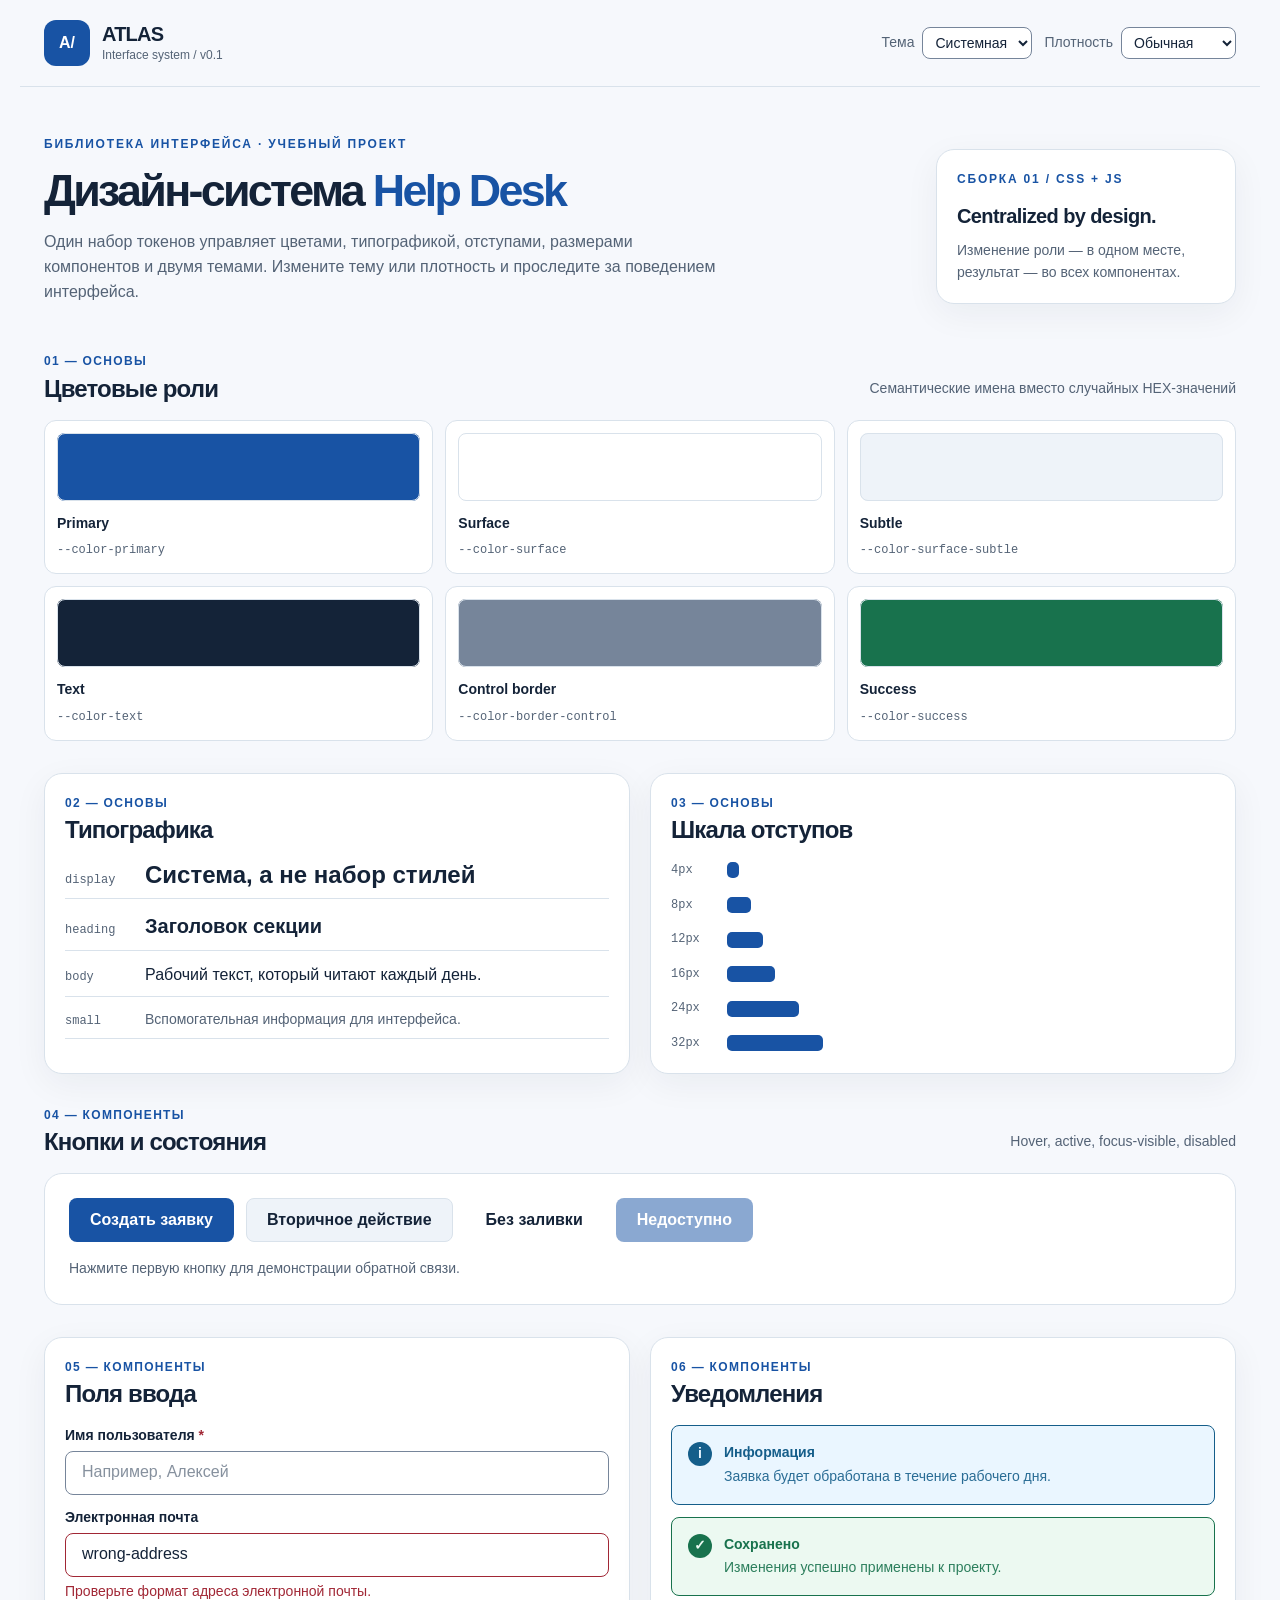
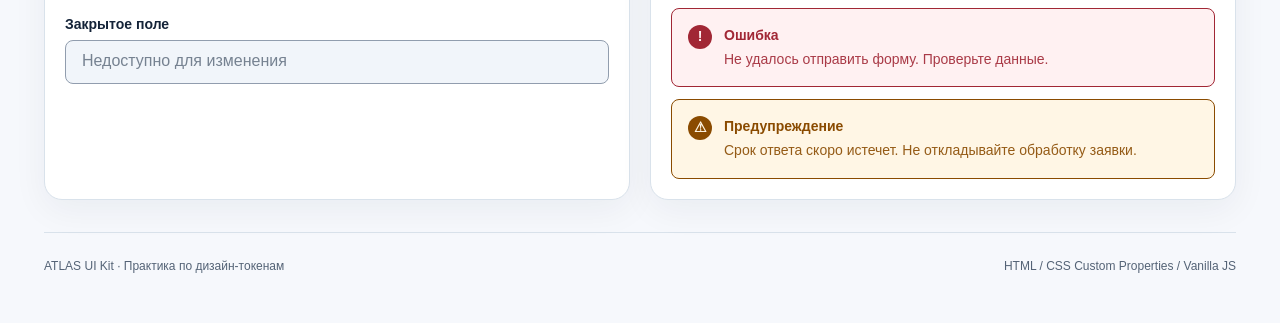
<file: semantic-html/index.html>
<!doctype html>
<html lang="ru">
<head>
  <meta charset="utf-8">
  <meta name="viewport" content="width=device-width, initial-scale=1">
  <meta name="color-scheme" content="light dark">
  <title>ATLAS UI Kit — дизайн-система Help Desk</title>
  <link rel="stylesheet" href="css/tokens.css">
  <link rel="stylesheet" href="css/components.css">
  <script src="js/theme.js" defer></script>
</head>
<body>
  <div class="app-shell">
    <header class="topbar">
      <a class="brand" href="#main" aria-label="ATLAS UI Kit — к содержимому">
        <span class="brand__mark" aria-hidden="true">A/</span>
        <span><strong>ATLAS</strong><small>Interface system / v0.1</small></span>
      </a>
      <div class="toolbar" aria-label="Настройки отображения">
        <div class="toolbar__field">
          <label for="theme-select">Тема</label>
          <select id="theme-select" class="select select--toolbar">
            <option value="auto">Системная</option>
            <option value="light">Светлая</option>
            <option value="dark">Тёмная</option>
          </select>
        </div>
        <div class="toolbar__field">
          <label for="density-select">Плотность</label>
          <select id="density-select" class="select select--toolbar">
            <option value="normal">Обычная</option>
            <option value="compact">Компактная</option>
          </select>
        </div>
      </div>
    </header>

    <main id="main" class="main">
      <section class="hero" aria-labelledby="page-title">
        <div>
          <p class="eyebrow">Библиотека интерфейса · Учебный проект</p>
          <h1 id="page-title">Дизайн-система <span>Help Desk</span></h1>
          <p class="hero__lead">Один набор токенов управляет цветами, типографикой, отступами, размерами компонентов и двумя темами. Измените тему или плотность и проследите за поведением интерфейса.</p>
        </div>
        <div class="hero__aside">
          <p class="eyebrow">Сборка 01 / CSS + JS</p>
          <strong>Centralized by design.</strong>
          <span>Изменение роли — в одном месте, результат — во всех компонентах.</span>
        </div>
      </section>

      <section class="section" aria-labelledby="colors-title">
        <div class="section__heading"><div><p class="section__number">01 — ОСНОВЫ</p><h2 id="colors-title">Цветовые роли</h2></div><p>Семантические имена вместо случайных HEX-значений</p></div>
        <div class="swatches">
          <div class="swatch"><span class="swatch__color swatch__color--primary"></span><strong>Primary</strong><code>--color-primary</code></div>
          <div class="swatch"><span class="swatch__color swatch__color--surface"></span><strong>Surface</strong><code>--color-surface</code></div>
          <div class="swatch"><span class="swatch__color swatch__color--subtle"></span><strong>Subtle</strong><code>--color-surface-subtle</code></div>
          <div class="swatch"><span class="swatch__color swatch__color--text"></span><strong>Text</strong><code>--color-text</code></div>
          <div class="swatch"><span class="swatch__color swatch__color--border"></span><strong>Control border</strong><code>--color-border-control</code></div>
          <div class="swatch"><span class="swatch__color swatch__color--success"></span><strong>Success</strong><code>--color-success</code></div>
        </div>
      </section>

      <div class="section-grid">
        <section class="section section--card" aria-labelledby="type-title">
          <div class="section__heading"><div><p class="section__number">02 — ОСНОВЫ</p><h2 id="type-title">Типографика</h2></div></div>
          <div class="type-samples">
            <div class="type-row"><code>display</code><p class="type-display">Система, а не набор стилей</p></div>
            <div class="type-row"><code>heading</code><p class="type-heading">Заголовок секции</p></div>
            <div class="type-row"><code>body</code><p class="type-body">Рабочий текст, который читают каждый день.</p></div>
            <div class="type-row"><code>small</code><p class="type-small">Вспомогательная информация для интерфейса.</p></div>
          </div>
        </section>
        <section class="section section--card" aria-labelledby="space-title">
          <div class="section__heading"><div><p class="section__number">03 — ОСНОВЫ</p><h2 id="space-title">Шкала отступов</h2></div></div>
          <div class="space-samples">
            <div class="space-row"><code>4px</code><span style="--bar-width:var(--space-1)"></span></div>
            <div class="space-row"><code>8px</code><span style="--bar-width:var(--space-2)"></span></div>
            <div class="space-row"><code>12px</code><span style="--bar-width:var(--space-3)"></span></div>
            <div class="space-row"><code>16px</code><span style="--bar-width:var(--space-4)"></span></div>
            <div class="space-row"><code>24px</code><span style="--bar-width:var(--space-6)"></span></div>
            <div class="space-row"><code>32px</code><span style="--bar-width:var(--space-8)"></span></div>
          </div>
        </section>
      </div>

      <section class="section" aria-labelledby="buttons-title">
        <div class="section__heading"><div><p class="section__number">04 — КОМПОНЕНТЫ</p><h2 id="buttons-title">Кнопки и состояния</h2></div><p>Hover, active, focus-visible, disabled</p></div>
        <div class="demo-panel">
          <div class="button-list">
            <button class="button button--primary" id="demo-action" type="button">Создать заявку</button>
            <button class="button button--secondary" type="button">Вторичное действие</button>
            <button class="button button--ghost" type="button">Без заливки</button>
            <button class="button button--primary" type="button" disabled>Недоступно</button>
          </div>
          <p class="hint" id="demo-feedback" role="status" aria-live="polite">Нажмите первую кнопку для демонстрации обратной связи.</p>
        </div>
      </section>

      <div class="section-grid">
        <section class="section section--card" aria-labelledby="fields-title">
          <div class="section__heading"><div><p class="section__number">05 — КОМПОНЕНТЫ</p><h2 id="fields-title">Поля ввода</h2></div></div>
          <form class="form-stack" action="#" onsubmit="return false">
            <div class="field"><label for="name">Имя пользователя <span aria-hidden="true">*</span></label><input class="input" id="name" name="name" autocomplete="name" placeholder="Например, Алексей" required></div>
            <div class="field"><label for="email">Электронная почта</label><input class="input" id="email" name="email" type="email" value="wrong-address" aria-invalid="true" aria-describedby="email-error"><span class="field__error" id="email-error">Проверьте формат адреса электронной почты.</span></div>
            <div class="field"><label for="blocked">Закрытое поле</label><input class="input" id="blocked" value="Недоступно для изменения" disabled></div>
          </form>
        </section>
        <section class="section section--card" aria-labelledby="alerts-title">
          <div class="section__heading"><div><p class="section__number">06 — КОМПОНЕНТЫ</p><h2 id="alerts-title">Уведомления</h2></div></div>
          <div class="alert-stack">
            <div class="alert alert--info" role="status"><span class="alert__symbol" aria-hidden="true">i</span><div><strong>Информация</strong><p>Заявка будет обработана в течение рабочего дня.</p></div></div>
            <div class="alert alert--success" role="status"><span class="alert__symbol" aria-hidden="true">✓</span><div><strong>Сохранено</strong><p>Изменения успешно применены к проекту.</p></div></div>
            <div class="alert alert--error" role="alert"><span class="alert__symbol" aria-hidden="true">!</span><div><strong>Ошибка</strong><p>Не удалось отправить форму. Проверьте данные.</p></div></div>
            <div class="alert alert--warning" role="alert"><span class="alert__symbol" aria-hidden="true">⚠</span><div><strong>Предупреждение</strong><p>Срок ответа скоро истечет. Не откладывайте обработку заявки.</p></div></div>
          </div>
        </section>
      </div>
      <footer class="footer"><span>ATLAS UI Kit · Практика по дизайн-токенам</span><span>HTML / CSS Custom Properties / Vanilla JS</span></footer>
    </main>
  </div>
</body>
</html>
</file>
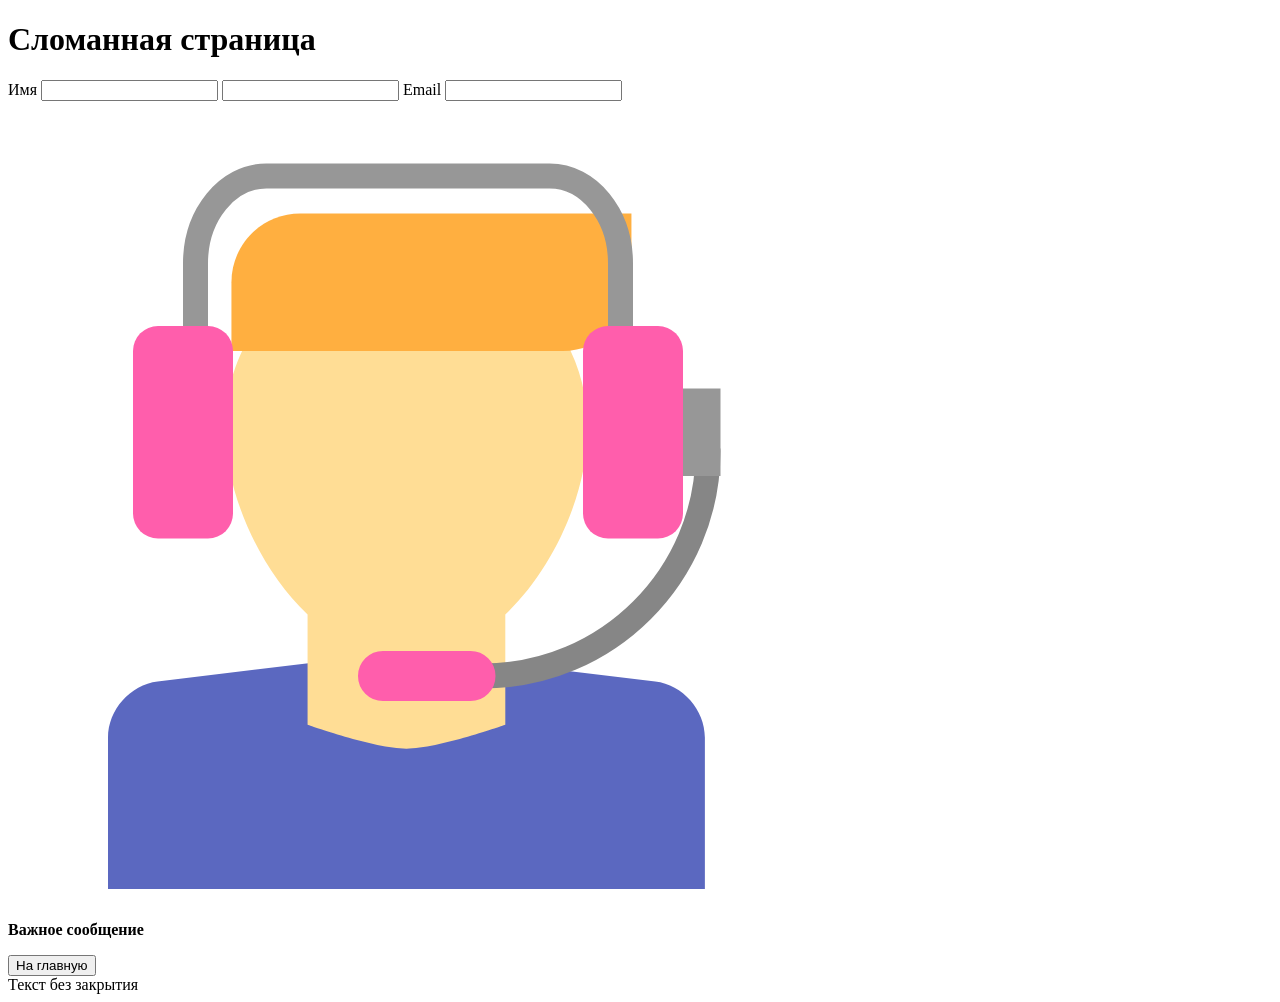
<file: semantic-html/broken.html>
<!doctype html>
<html lang="ru">
<head>
    <meta charset="utf-8">
    <title>Broken page</title>
</head>
<body>
<h1>Сломанная страница</h1>

<label for="name">Имя</label>
<input id="name" name="name">
<input id="name" name="name2">

<label for="email-field">Email</label>
<input id="email" name="email">

<img src="assets/images/help-desk.svg">

<p><strong>Важное сообщение</p></strong>

<a href="index.html"><button type="button">На главную</button></a>

<div>
    <span>Текст без закрытия
</div>
</body>
</html>
</file>
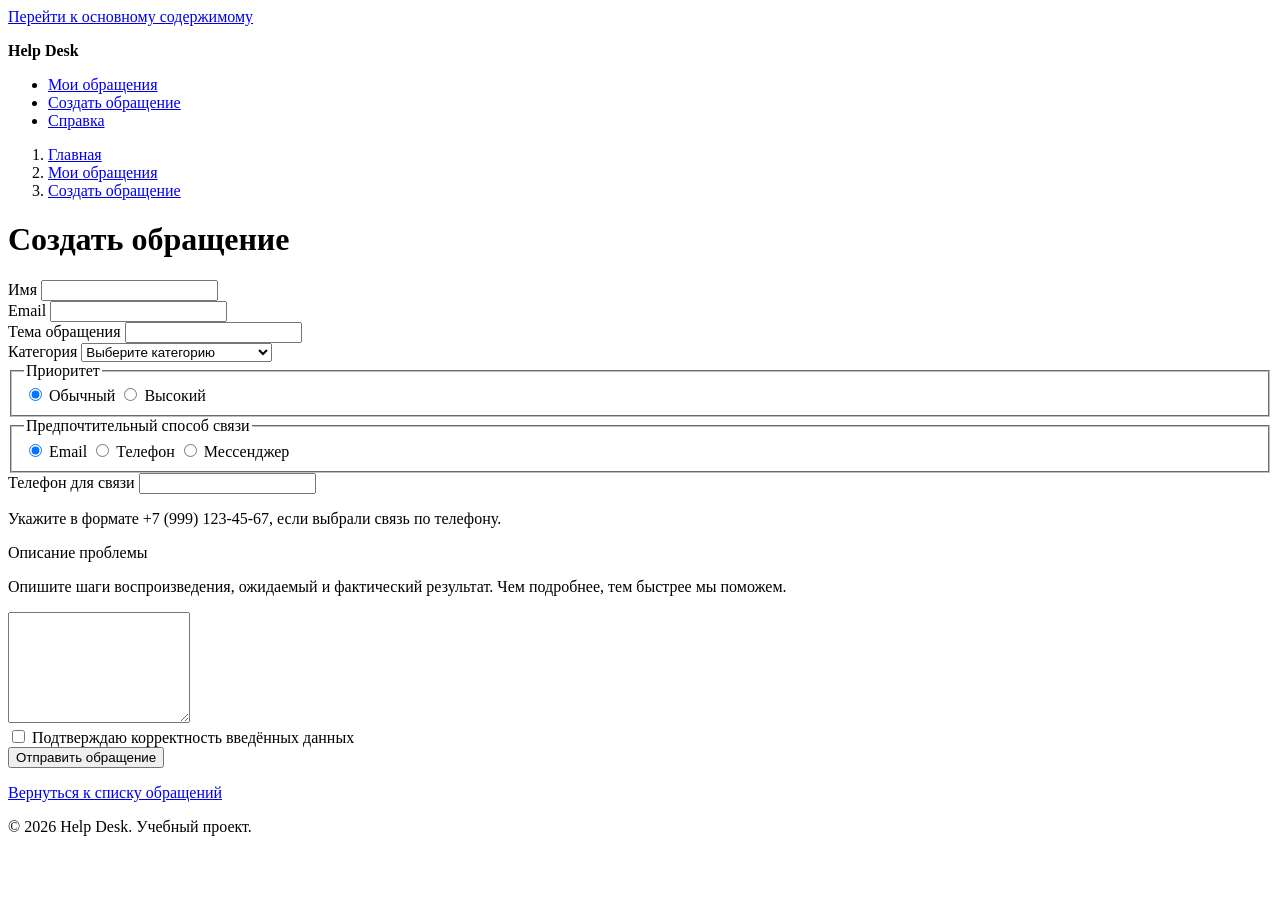
<file: semantic-html/create-ticket.html>
<!doctype html>
<html lang="ru">
<head>
    <meta charset="utf-8">
    <meta name="viewport" content="width=device-width, initial-scale=1">
    <title>Help Desk — Создать обращение</title>
</head>
<body>
<a href="#main-content">Перейти к основному содержимому</a>

<header>
    <p><strong>Help Desk</strong></p>
    <nav aria-label="Основная навигация">
        <ul>
            <li><a href="index.html">Мои обращения</a></li>
            <li><a href="create-ticket.html" aria-current="page">Создать обращение</a></li>
            <li><a href="index.html#help-heading">Справка</a></li>
        </ul>
    </nav>
</header>

<!-- Breadcrumb (продвинутый уровень) -->
<nav aria-label="Хлебные крошки">
    <ol>
        <li><a href="index.html">Главная</a></li>
        <li><a href="index.html">Мои обращения</a></li>
        <li><a href="create-ticket.html" aria-current="page">Создать обращение</a></li>
    </ol>
</nav>

<main id="main-content">
    <h1>Создать обращение</h1>

    <form action="#" method="post">
        <div>
            <label for="customer-name">Имя</label>
            <input id="customer-name" name="customerName"
                   type="text" autocomplete="name" required>
        </div>

        <div>
            <label for="email">Email</label>
            <input id="email" name="email"
                   type="email" autocomplete="email" required>
        </div>

        <div>
            <label for="title">Тема обращения</label>
            <input id="title" name="title" type="text" required>
        </div>

        <div>
            <label for="category">Категория</label>
            <select id="category" name="category" required>
                <option value="">Выберите категорию</option>
                <option value="access">Доступ</option>
                <option value="software">Программное обеспечение</option>
                <option value="other">Другое</option>
            </select>
        </div>

        <fieldset>
            <legend>Приоритет</legend>
            <label><input type="radio" name="priority" value="normal" checked> Обычный</label>
            <label><input type="radio" name="priority" value="high"> Высокий</label>
        </fieldset>

        <!-- ЗАДАНИЕ 2: Группа «Предпочтительный способ связи» -->
        <fieldset>
            <legend>Предпочтительный способ связи</legend>

            <label>
                <input type="radio" name="contactMethod" value="email" checked>
                Email
            </label>

            <label>
                <input type="radio" name="contactMethod" value="phone">
                Телефон
            </label>

            <label>
                <input type="radio" name="contactMethod" value="messenger">
                Мессенджер
            </label>
        </fieldset>

        <!-- Поле «Телефон» показывается всегда, но свяжем его с подсказкой -->
        <div>
            <label for="phone">Телефон для связи</label>
            <input id="phone" name="phone"
                   type="tel" autocomplete="tel"
                   aria-describedby="phone-hint">
            <p id="phone-hint">
                Укажите в формате +7 (999) 123-45-67, если выбрали связь по телефону.
            </p>
        </div>

        <!-- Подсказка к описанию через aria-describedby -->
        <div>
            <label for="description">Описание проблемы</label>
            <p id="description-hint">
                Опишите шаги воспроизведения, ожидаемый и фактический результат.
                Чем подробнее, тем быстрее мы поможем.
            </p>
            <textarea id="description" name="description"
                      rows="7"
                      aria-describedby="description-hint"
                      required></textarea>
        </div>

        <div>
            <label>
                <input type="checkbox" name="consent" required>
                Подтверждаю корректность введённых данных
            </label>
        </div>

        <button type="submit">Отправить обращение</button>
    </form>

    <p><a href="index.html">Вернуться к списку обращений</a></p>
</main>

<footer>
    <p>© 2026 Help Desk. Учебный проект.</p>
</footer>
</body>
</html>
</file>
<file: semantic-html/css/tokens.css>
:root {
  /* 1. Примитивы */
  --base-blue-700: #1853a4;
  --base-blue-800: #113c79;
  --base-blue-900: #0e3264;
  --base-slate-950: #142338;
  --base-slate-600: #546376;
  --base-white: #fff;

  --space-1: 0.25rem;
  --space-2: 0.5rem;
  --space-3: 0.75rem;
  --space-4: 1rem;
  --space-5: 1.25rem;
  --space-6: 1.5rem;
  --space-8: 2rem;
  --space-12: 3rem;

  --font-family-body: "Segoe UI", "Noto Sans", Arial, sans-serif;
  --font-size-xs: 0.75rem;
  --font-size-sm: 0.875rem;
  --font-size-base: 1rem;
  --font-size-lg: 1.25rem;
  --font-size-xl: 1.5rem;
  --font-size-display: clamp(2.15rem, 3.5vw, 3.5rem);
  --line-height-tight: 1.2;
  --line-height-body: 1.55;
  --font-weight-normal: 400;
  --font-weight-medium: 600;
  --font-weight-bold: 750;

  --radius-sm: 0.5rem;
  --radius-md: 0.75rem;
  --radius-lg: 1.125rem;
  --shadow-surface: 0 10px 35px rgba(11, 32, 57, 0.055);

  /* 2. Семантические токены — светлая тема */
  --color-page: #f6f8fc;
  --color-surface: var(--base-white);
  --color-surface-subtle: #eef3f9;
  --color-text: var(--base-slate-950);
  --color-text-muted: var(--base-slate-600);
  --color-border: #d9e2eb;
  --color-border-control: #76859a;
  --color-primary: var(--base-blue-700);
  --color-link: var(--base-blue-700);
  --color-primary-hover: var(--base-blue-800);
  --color-primary-active: var(--base-blue-900);
  --color-on-primary: var(--base-white);
  --color-focus-ring: #174a94;
  
  --color-info: #155e8a;
  --color-info-bg: #eaf6ff;
  --color-success: #18724d;
  --color-success-bg: #ecf9f1;
  --color-error: #a12735;
  --color-error-bg: #fff1f2;
  --color-warning: #8a4b00;
  --color-warning-bg: #fff6e5;
  color-scheme: light;

  /* 3. Токены компонентов */
  --button-bg-primary: var(--color-primary);
  --button-text-primary: var(--color-on-primary);
  --button-height: 2.75rem;
  --control-height: 2.75rem;
  --control-padding-inline: var(--space-4);
  --button-padding-inline: var(--space-5);
  --component-gap: var(--space-3);
  --alert-padding: var(--space-4);
}

/* Тёмная тема (Системная) */
@media (prefers-color-scheme: dark) {
  :root:not([data-theme]) {
    --color-page: #101923;
    --color-surface: #192536;
    --color-surface-subtle: #243447;
    --color-text: #eef4fa;
    --color-text-muted: #a1b2c4;
    --color-border: #2a3d54;
    --color-border-control: #a1b2c4;
    --color-primary: #5ca1ff;
    --color-link: #78b4ff;
    --color-primary-hover: #7cbaff;
    --color-primary-active: #a1ccff;
    --color-on-primary: #0a1220;
    --color-focus-ring: #78b4ff;
    
    --color-info: #a6d9ff;
    --color-info-bg: #1a3247;
    --color-success: #9cf0c4;
    --color-success-bg: #153c2a;
    --color-error: #ffb3b3;
    --color-error-bg: #451c21;
    --color-warning: #ffd999;
    --color-warning-bg: #4a3213;
    color-scheme: dark;
  }
}

/* Тёмная тема (Ручная) */
:root[data-theme="dark"] {
  --color-page: #101923;
  --color-surface: #192536;
  --color-surface-subtle: #243447;
  --color-text: #eef4fa;
  --color-text-muted: #a1b2c4;
  --color-border: #2a3d54;
  --color-border-control: #a1b2c4;
  --color-primary: #5ca1ff;
  --color-link: #78b4ff;
  --color-primary-hover: #7cbaff;
  --color-primary-active: #a1ccff;
  --color-on-primary: #0a1220;
  --color-focus-ring: #78b4ff;
  
  --color-info: #a6d9ff;
  --color-info-bg: #1a3247;
  --color-success: #9cf0c4;
  --color-success-bg: #153c2a;
  --color-error: #ffb3b3;
  --color-error-bg: #451c21;
  --color-warning: #ffd999;
  --color-warning-bg: #4a3213;
  color-scheme: dark;
}

/* Светлая тема (принудительно) */
:root[data-theme="light"] {
  color-scheme: light;
}

/* Компактный режим */
:root[data-density="compact"] {
  --button-height: 2.25rem;
  --control-height: 2.25rem;
  --button-padding-inline: var(--space-3);
  --control-padding-inline: var(--space-3);
  --component-gap: var(--space-2);
  --alert-padding: var(--space-3);
}
</file>
<file: semantic-html/css/components.css>
*, *::before, *::after { box-sizing: border-box; }
html { scroll-behavior: smooth; }
body { margin: 0; color: var(--color-text); background: var(--color-page); font: var(--font-weight-normal) var(--font-size-base)/var(--line-height-body) var(--font-family-body); }
button, input, select { font: inherit; }
button { cursor: pointer; }
a { color: inherit; }
:focus-visible { outline: 3px solid var(--color-focus-ring); outline-offset: 3px; }
.app-shell { min-height: 100vh; }
.topbar { max-width: 1240px; margin: 0 auto; padding: var(--space-5) var(--space-6); display: flex; flex-wrap: wrap; align-items: center; justify-content: space-between; gap: var(--space-4); border-bottom: 1px solid var(--color-border); }
.brand { display: inline-flex; gap: var(--space-3); align-items: center; text-decoration: none; }
.brand__mark { display: grid; place-items: center; width: 46px; height: 46px; font-weight: 800; color: var(--color-on-primary); background: var(--color-primary); border-radius: var(--radius-md); }
.brand strong { display: block; font-size: var(--font-size-lg); letter-spacing: -.04em; line-height: var(--line-height-tight); }
.brand small { display: block; color: var(--color-text-muted); font-size: var(--font-size-xs); }
.toolbar { display: flex; flex-wrap: wrap; gap: var(--space-3); }
.toolbar__field { display: flex; gap: var(--space-2); align-items: center; font-size: var(--font-size-sm); color: var(--color-text-muted); }
.main { max-width: 1240px; padding: var(--space-12) var(--space-6); margin: 0 auto; }
.hero { display: grid; grid-template-columns: minmax(0, 1fr) minmax(220px, 300px); gap: var(--space-8); align-items: end; padding-bottom: var(--space-12); }
.eyebrow { margin: 0 0 var(--space-3); color: var(--color-link); font-size: var(--font-size-xs); font-weight: var(--font-weight-bold); text-transform: uppercase; letter-spacing: .15em; }
h1, h2, p { margin-top: 0; }
h1 { margin-bottom: var(--space-4); font-size: var(--font-size-display); line-height: 1.08; font-weight: var(--font-weight-bold); letter-spacing: -.06em; }
h1 span { color: var(--color-link); }
.hero__lead { max-width: 680px; margin: 0; color: var(--color-text-muted); }
.hero__aside { padding: var(--space-5); border: 1px solid var(--color-border); background: var(--color-surface); border-radius: var(--radius-lg); box-shadow: var(--shadow-surface); }
.hero__aside strong, .hero__aside span { display: block; }
.hero__aside strong { margin-bottom: var(--space-2); font-size: var(--font-size-lg); letter-spacing: -.03em; }
.hero__aside span { color: var(--color-text-muted); font-size: var(--font-size-sm); }
.section { margin-bottom: var(--space-8); }
.section__heading { display: flex; justify-content: space-between; align-items: end; gap: var(--space-4); margin-bottom: var(--space-4); }
.section__heading p:last-child { margin: 0 0 var(--space-1); color: var(--color-text-muted); font-size: var(--font-size-sm); }
.section__number { margin-bottom: var(--space-1) !important; font-size: var(--font-size-xs) !important; color: var(--color-link) !important; font-weight: var(--font-weight-bold); letter-spacing: .11em; }
h2 { font-size: var(--font-size-xl); line-height: var(--line-height-tight); letter-spacing: -.035em; margin: 0; }
.swatches { display: grid; grid-template-columns: repeat(3, minmax(0, 1fr)); gap: var(--space-3); }
.swatch { padding: var(--space-3); background: var(--color-surface); border: 1px solid var(--color-border); border-radius: var(--radius-md); min-width: 0; }
.swatch__color { display: block; height: 68px; border-radius: var(--radius-sm); margin-bottom: var(--space-3); outline: 1px solid var(--color-border); outline-offset: -1px; }
.swatch__color--primary { background: var(--color-primary); }
.swatch__color--surface { background: var(--color-surface); }
.swatch__color--subtle { background: var(--color-surface-subtle); }
.swatch__color--text { background: var(--color-text); }
.swatch__color--border { background: var(--color-border-control); }
.swatch__color--success { background: var(--color-success); }
.swatch strong { display: block; margin-bottom: 2px; font-size: var(--font-size-sm); }
.swatch code { color: var(--color-text-muted); font-size: var(--font-size-xs); overflow-wrap: anywhere; }
.section-grid { display: grid; grid-template-columns: repeat(2, minmax(0, 1fr)); gap: var(--space-5); }
.section--card { padding: var(--space-5); background: var(--color-surface); border: 1px solid var(--color-border); border-radius: var(--radius-lg); box-shadow: var(--shadow-surface); }
.type-samples { display: grid; gap: var(--space-3); }
.type-row { display: grid; grid-template-columns: 72px minmax(0,1fr); align-items: baseline; gap: var(--space-2); padding-bottom: var(--space-2); border-bottom: 1px solid var(--color-border); }
.type-row code, .space-row code { font-size: var(--font-size-xs); color: var(--color-text-muted); }
.type-row p { margin: 0; }
.type-display { font-size: var(--font-size-xl); line-height: var(--line-height-tight); font-weight: var(--font-weight-bold); }
.type-heading { font-size: var(--font-size-lg); font-weight: var(--font-weight-medium); }
.type-body { font-size: var(--font-size-base); }
.type-small { font-size: var(--font-size-sm); color: var(--color-text-muted); }
.space-samples { display: grid; gap: var(--space-4); }
.space-row { display: flex; align-items: center; gap: var(--space-5); }
.space-row code { width: 36px; }
.space-row span { display: block; width: calc(var(--bar-width) * 3); height: 16px; border-radius: 5px; background: var(--color-primary); }
.demo-panel { background: var(--color-surface); border: 1px solid var(--color-border); border-radius: var(--radius-lg); padding: var(--space-6); }
.button-list { display: flex; flex-wrap: wrap; align-items: center; gap: var(--component-gap); }
.hint { margin: var(--space-4) 0 0; color: var(--color-text-muted); font-size: var(--font-size-sm); }
.form-stack, .alert-stack { display: grid; gap: var(--component-gap); }
.field { display: grid; gap: var(--space-1); }
.field label { font-weight: var(--font-weight-medium); font-size: var(--font-size-sm); }
.field label span { color: var(--color-error); }
.field__error { color: var(--color-error); font-size: var(--font-size-sm); }
.footer { display: flex; flex-wrap: wrap; gap: var(--space-2); justify-content: space-between; padding-top: var(--space-6); border-top: 1px solid var(--color-border); color: var(--color-text-muted); font-size: var(--font-size-xs); }

/* --- A. Кнопки --- */
.button {
  display: inline-flex; align-items: center; justify-content: center;
  min-height: var(--button-height); padding: 0 var(--button-padding-inline);
  border: 1px solid transparent; border-radius: var(--radius-sm);
  font-weight: var(--font-weight-medium); text-align: center;
  transition: background-color 0.2s, border-color 0.2s, color 0.2s;
}
.button:disabled { opacity: 0.5; cursor: not-allowed; }

.button--primary {
  color: var(--button-text-primary);
  background: var(--button-bg-primary);
}
.button--primary:hover:not(:disabled) { background: var(--color-primary-hover); }
.button--primary:active:not(:disabled) { background: var(--color-primary-active); }

.button--secondary {
  color: var(--color-text);
  background: var(--color-surface-subtle);
  border-color: var(--color-border);
}
.button--secondary:hover:not(:disabled) { background: var(--color-border); }
.button--secondary:active:not(:disabled) { background: var(--color-border-control); color: var(--color-surface); }

.button--ghost {
  color: var(--color-text);
  background: transparent;
}
.button--ghost:hover:not(:disabled) { background: var(--color-surface-subtle); }
.button--ghost:active:not(:disabled) { background: var(--color-border); }

/* --- B. Поля и списки выбора --- */
.input, .select {
  width: 100%;
  min-height: var(--control-height);
  padding: 0 var(--control-padding-inline);
  color: var(--color-text);
  background: var(--color-surface);
  border: 1px solid var(--color-border-control);
  border-radius: var(--radius-sm);
  transition: border-color 0.2s, box-shadow 0.2s;
}
.input::placeholder { color: var(--color-text-muted); opacity: 0.7; }
.input:focus, .select:focus { border-color: var(--color-focus-ring); outline: none; box-shadow: 0 0 0 3px var(--color-surface-subtle); }
.input:disabled, .select:disabled { background: var(--color-surface-subtle); color: var(--color-text-muted); cursor: not-allowed; opacity: 0.8; }
.input[aria-invalid="true"] { border-color: var(--color-error); }
.input[aria-invalid="true"]:focus { box-shadow: 0 0 0 3px var(--color-error-bg); }

.select--toolbar { width: auto; min-height: 2rem; padding: 0 var(--space-2); font-size: var(--font-size-sm); cursor: pointer; }

/* --- C. Уведомления --- */
.alert {
  display: flex; gap: var(--space-3);
  padding: var(--alert-padding);
  border-radius: var(--radius-sm);
  border: 1px solid var(--color-border);
  font-size: var(--font-size-sm);
}
.alert__symbol {
  display: flex; align-items: center; justify-content: center;
  width: 1.5rem; height: 1.5rem; flex-shrink: 0;
  font-weight: bold; border-radius: 50%;
}
.alert strong { display: block; margin-bottom: 2px; }
.alert p { margin: 0; opacity: 0.9; }

.alert--info { background: var(--color-info-bg); border-color: var(--color-info); color: var(--color-info); }
.alert--info .alert__symbol { background: var(--color-info); color: var(--color-info-bg); }

.alert--success { background: var(--color-success-bg); border-color: var(--color-success); color: var(--color-success); }
.alert--success .alert__symbol { background: var(--color-success); color: var(--color-success-bg); }

.alert--error { background: var(--color-error-bg); border-color: var(--color-error); color: var(--color-error); }
.alert--error .alert__symbol { background: var(--color-error); color: var(--color-error-bg); }

.alert--warning { background: var(--color-warning-bg); border-color: var(--color-warning); color: var(--color-warning); }
.alert--warning .alert__symbol { background: var(--color-warning); color: var(--color-warning-bg); }

@media (max-width: 780px) {
  .hero, .section-grid { grid-template-columns: minmax(0, 1fr); }
  .hero { gap: var(--space-4); }
  .swatches { grid-template-columns: repeat(2, minmax(0, 1fr)); }
  .topbar, .main { padding-left: var(--space-4); padding-right: var(--space-4); }
}
@media (max-width: 420px) {
  .swatches { grid-template-columns: minmax(0, 1fr); }
  .topbar, .main { padding-left: var(--space-3); padding-right: var(--space-3); }
  .section__heading { display: block; }
  .section__heading > p { margin-top: var(--space-2) !important; }
  .toolbar__field { flex-wrap: wrap; }
}
@media (prefers-reduced-motion: reduce) {
  *, *::before, *::after { scroll-behavior: auto !important; transition-duration: .01ms !important; animation-duration: .01ms !important; }
}
</file>
